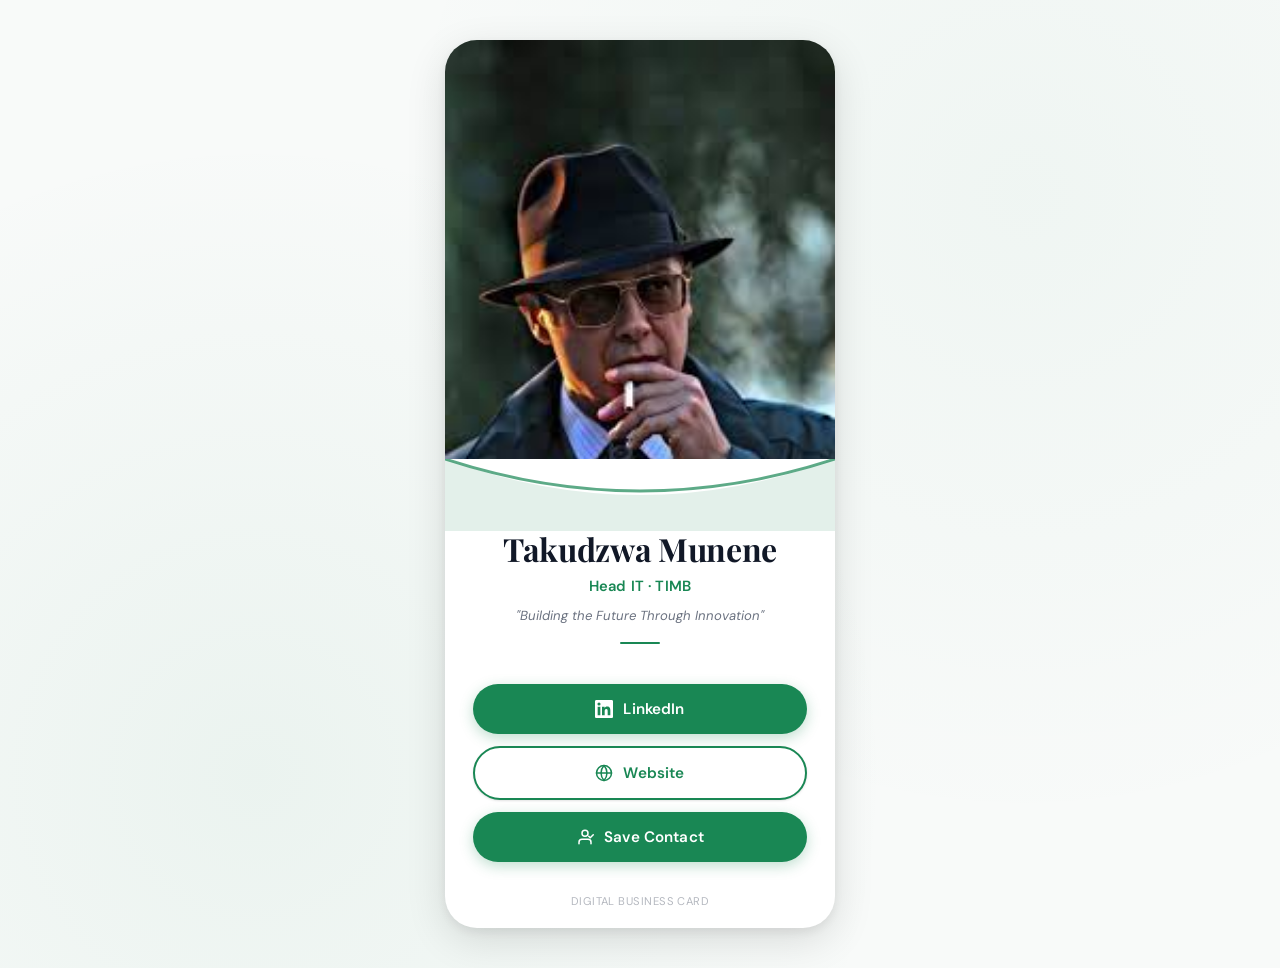
<file: index.html>
<!DOCTYPE html>
<html lang="en">
<head>
  <meta charset="UTF-8" />
  <meta name="viewport" content="width=device-width, initial-scale=1.0" />
  <meta name="description" content="Digital Business Card" />

  <!-- Prevent search engines from indexing personal card pages -->
  <meta name="robots" content="noindex, nofollow" />

  <!-- iOS / Android home-screen meta -->
  <meta name="theme-color" content="#198754" />
  <meta name="apple-mobile-web-app-capable" content="yes" />
  <meta name="apple-mobile-web-app-status-bar-style" content="default" />

  <title>Digital Business Card</title>

  <!-- Stylesheet -->
  <link rel="stylesheet" href="css/style.css" />
</head>
<body>

  <!-- ============================================================
       CARD WRAPPER — constrains max width to phone-like size
       ============================================================ -->
  <div class="card-wrapper">
    <article class="card" role="main" aria-label="Digital Business Card">

      <!-- ========================================================
           PHOTO SECTION
           JS (card.js) injects the <img> or a placeholder here.
           ======================================================== -->
      <div class="photo-section" id="photo-section" aria-label="Profile photo"></div>

      <!-- ========================================================
           CURVED GREEN ACCENT DIVIDER
           SVG wave that visually separates the photo from the info.
           The fill matches the card background (#ffffff).
           The path creates a smooth upward arc in green.
           ======================================================== -->
      <div class="curve-divider" aria-hidden="true">
        <svg
          viewBox="0 0 390 72"
          xmlns="http://www.w3.org/2000/svg"
          preserveAspectRatio="none"
        >
          <!-- Green wave band behind the arc -->
          <path
            d="M0 0 Q195 72 390 0 L390 72 L0 72 Z"
            fill="#198754"
            opacity="0.12"
          />
          <!-- Crisp green arc stroke -->
          <path
            d="M0 0 Q195 64 390 0"
            fill="none"
            stroke="#198754"
            stroke-width="3"
            opacity="0.7"
          />
        </svg>
      </div>

      <!-- ========================================================
           IDENTITY SECTION
           ======================================================== -->
      <section class="identity-section" aria-label="Contact identity">
        <h1 class="full-name" id="full-name">Loading…</h1>
        <p  class="position-company" id="position-company"></p>
        <p  class="motto" id="motto"></p>
        <div class="divider" aria-hidden="true"></div>
      </section>

      <!-- ========================================================
           ACTION BUTTONS
           ======================================================== -->
      <section class="action-section" aria-label="Contact actions">

        <!-- LinkedIn -->
        <a
          id="btn-linkedin"
          class="btn btn-primary"
          href="#"
          target="_blank"
          rel="noopener noreferrer"
          aria-label="Open LinkedIn profile"
        >
          <!-- LinkedIn icon (official brand shape) -->
          <svg xmlns="http://www.w3.org/2000/svg" viewBox="0 0 24 24" fill="currentColor" aria-hidden="true">
            <path d="M20.45 20.45h-3.56v-5.57c0-1.33-.03-3.04-1.85-3.04-1.85 0-2.13 1.45-2.13 2.94v5.67H9.35V9h3.41v1.56h.05c.48-.9 1.64-1.85 3.37-1.85 3.6 0 4.27 2.37 4.27 5.45v6.29zM5.34 7.43a2.07 2.07 0 1 1 0-4.14 2.07 2.07 0 0 1 0 4.14zM7.12 20.45H3.56V9h3.56v11.45zM22.23 0H1.77C.79 0 0 .77 0 1.72v20.56C0 23.23.79 24 1.77 24h20.46c.98 0 1.77-.77 1.77-1.72V1.72C24 .77 23.21 0 22.23 0z"/>
          </svg>
          LinkedIn
        </a>

        <!-- Website -->
        <a
          id="btn-website"
          class="btn btn-outline"
          href="#"
          target="_blank"
          rel="noopener noreferrer"
          aria-label="Visit company website"
        >
          <!-- Globe icon -->
          <svg xmlns="http://www.w3.org/2000/svg" viewBox="0 0 24 24" fill="none" stroke="currentColor" stroke-width="2" stroke-linecap="round" stroke-linejoin="round" aria-hidden="true">
            <circle cx="12" cy="12" r="10"/>
            <path d="M2 12h20M12 2a15.3 15.3 0 0 1 4 10 15.3 15.3 0 0 1-4 10 15.3 15.3 0 0 1-4-10 15.3 15.3 0 0 1 4-10z"/>
          </svg>
          Website
        </a>

        <!-- Save Contact -->
        <button
          id="btn-save"
          class="btn btn-primary"
          onclick="saveContact()"
          aria-label="Save contact to phone"
          type="button"
        >
          <!-- Person/Contact icon -->
          <svg xmlns="http://www.w3.org/2000/svg" viewBox="0 0 24 24" fill="none" stroke="currentColor" stroke-width="2" stroke-linecap="round" stroke-linejoin="round" aria-hidden="true">
            <path d="M20 21v-2a4 4 0 0 0-4-4H8a4 4 0 0 0-4 4v2"/>
            <circle cx="12" cy="7" r="4"/>
            <path d="M17 11l2 2 4-4" stroke-width="2"/>
          </svg>
          Save Contact
        </button>

      </section>

      <!-- ========================================================
           SUBTLE CARD FOOTER
           ======================================================== -->
      <footer class="card-footer" aria-label="Card footer">
        <p>Digital Business Card</p>
      </footer>

    </article>
  </div><!-- /.card-wrapper -->

  <!-- ============================================================
       SCRIPTS
       ============================================================ -->
  <script src="js/card.js"></script>

</body>
</html>
</file>
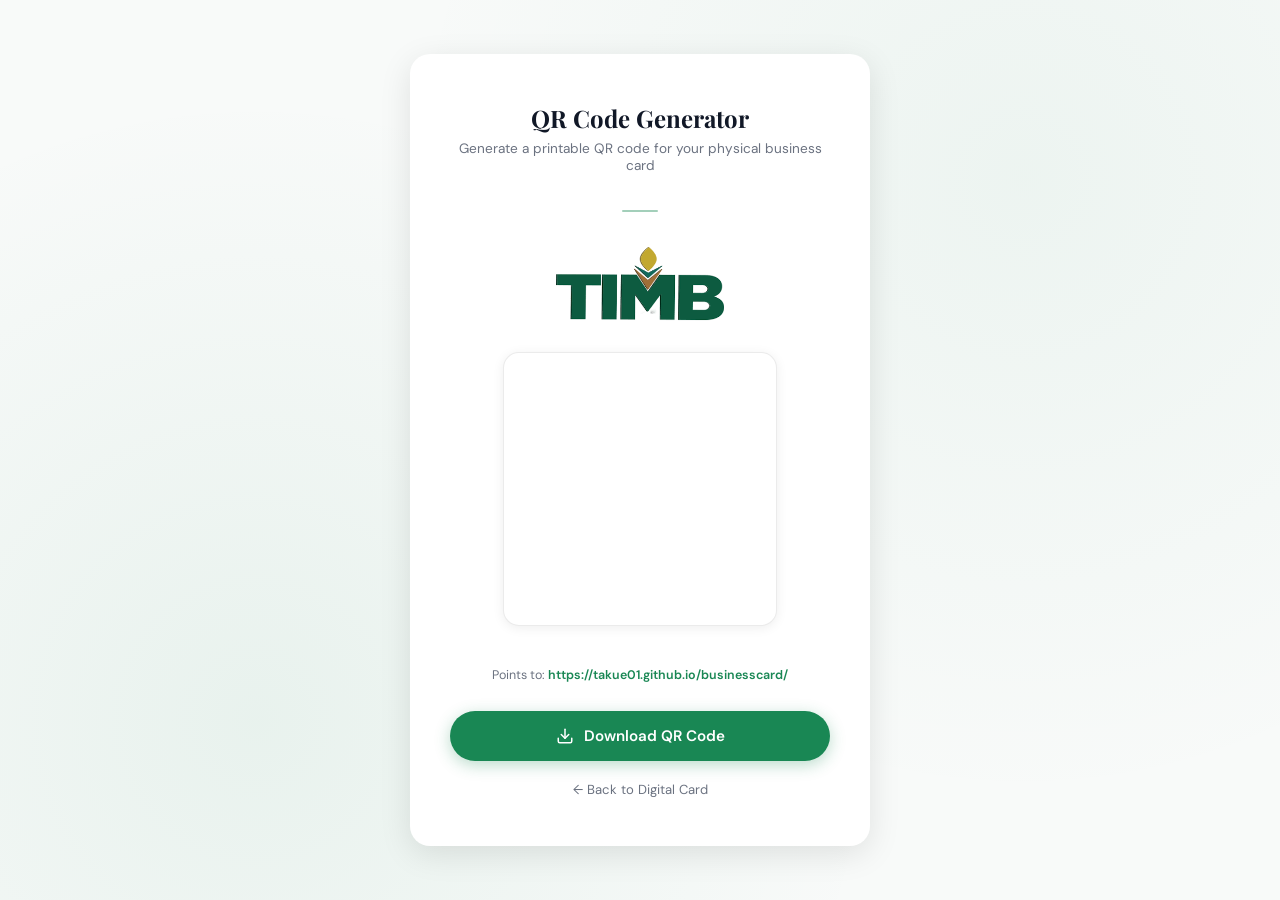
<file: qr-generator.html>
<!DOCTYPE html>
<html lang="en">
<head>
  <meta charset="UTF-8" />
  <meta name="viewport" content="width=device-width, initial-scale=1.0" />
  <title>QR Code Generator — Business Card</title>
  <meta name="robots" content="noindex, nofollow" />

  <!-- Google Fonts -->
  <link rel="preconnect" href="https://fonts.googleapis.com" />
  <link rel="preconnect" href="https://fonts.gstatic.com" crossorigin />
  <link href="https://fonts.googleapis.com/css2?family=Playfair+Display:wght@600&family=DM+Sans:wght@400;500;600&display=swap" rel="stylesheet" />

  <style>
    /* ============================================================
       QR GENERATOR PAGE STYLES
       Clean, utilitarian — its only job is to produce the PNG
       ============================================================ */

    :root {
      --green:      #198754;
      --green-dark: #136740;
      --green-light:#e9f5ee;
      --white:      #ffffff;
      --off-white:  #f8faf9;
      --text:       #111827;
      --muted:      #6b7280;
      --shadow:     0 8px 32px rgba(0,0,0,.10);
      --font-display:'Playfair Display', Georgia, serif;
      --font-body:  'DM Sans', system-ui, sans-serif;
      --radius:     20px;
      --transition: all .25s cubic-bezier(.4,0,.2,1);
    }

    *, *::before, *::after { box-sizing: border-box; margin: 0; padding: 0; }

    body {
      font-family: var(--font-body);
      background: var(--off-white);
      min-height: 100vh;
      display: flex;
      align-items: center;
      justify-content: center;
      padding: 32px 16px;
      background-image:
        radial-gradient(circle at 20% 80%, rgba(25,135,84,.07) 0%, transparent 50%),
        radial-gradient(circle at 80% 20%, rgba(25,135,84,.05) 0%, transparent 50%);
    }

    /* ── Page card ── */
    .page-card {
      background: var(--white);
      border-radius: var(--radius);
      box-shadow: var(--shadow);
      padding: 48px 40px;
      width: 100%;
      max-width: 460px;
      text-align: center;
      animation: cardIn .5s cubic-bezier(.22,.68,0,1.2) both;
    }

    @keyframes cardIn {
      from { opacity: 0; transform: translateY(24px); }
      to   { opacity: 1; transform: translateY(0);    }
    }

    /* ── Page heading ── */
    .page-title {
      font-family: var(--font-display);
      font-size: 1.5rem;
      color: var(--text);
      margin-bottom: 6px;
    }

    .page-subtitle {
      font-size: .85rem;
      color: var(--muted);
      margin-bottom: 36px;
    }

    /* ── Divider ── */
    .divider {
      width: 36px; height: 2px;
      background: var(--green); border-radius: 2px;
      margin: 0 auto 32px; opacity: .4;
    }

    /* ── Logo area ── */
    .logo-area {
      margin-bottom: 28px;
      display: flex;
      align-items: center;
      justify-content: center;
      min-height: 80px;
    }

    #company-logo {
      max-height: 80px;
      max-width: 260px;
      object-fit: contain;
    }

    /* Placeholder shown when logo image fails */
    #logo-placeholder {
      display: none;
      flex-direction: column;
      align-items: center;
      gap: 8px;
      padding: 16px 24px;
      background: var(--green-light);
      border-radius: 12px;
      border: 2px dashed rgba(25,135,84,.3);
    }

    #logo-placeholder p {
      font-size: .78rem;
      color: var(--green-dark);
      opacity: .7;
    }

    /* ── QR Code container ── */
    .qr-wrapper {
      display: inline-block;
      padding: 16px;
      background: var(--white);
      border: 1px solid rgba(0,0,0,.08);
      border-radius: 16px;
      box-shadow: 0 2px 12px rgba(0,0,0,.07);
      margin-bottom: 36px;
    }

    #qr-container canvas,
    #qr-container img {
      display: block;
      border-radius: 6px;
    }

    /* Loading state */
    .qr-loading {
      width: 240px; height: 240px;
      display: flex;
      align-items: center;
      justify-content: center;
      color: var(--muted);
      font-size: .85rem;
    }

    /* ── URL display ── */
    .qr-url {
      font-size: .78rem;
      color: var(--muted);
      margin-bottom: 28px;
      word-break: break-all;
    }

    .qr-url strong {
      color: var(--green);
      font-weight: 600;
    }

    /* ── Download button ── */
    .btn-download {
      display: inline-flex;
      align-items: center;
      justify-content: center;
      gap: 10px;
      padding: 15px 36px;
      background: var(--green);
      color: var(--white);
      border: none;
      border-radius: 50px;
      font-family: var(--font-body);
      font-size: .95rem;
      font-weight: 600;
      cursor: pointer;
      text-decoration: none;
      box-shadow: 0 4px 16px rgba(25,135,84,.3);
      transition: var(--transition);
      width: 100%;
      -webkit-tap-highlight-color: transparent;
    }

    .btn-download:hover {
      background: var(--green-dark);
      box-shadow: 0 6px 22px rgba(25,135,84,.4);
      transform: translateY(-2px);
    }

    .btn-download:active {
      transform: translateY(0);
    }

    .btn-download svg {
      width: 18px; height: 18px; flex-shrink: 0;
    }

    /* ── Back link ── */
    .back-link {
      display: block;
      margin-top: 20px;
      font-size: .82rem;
      color: var(--muted);
      text-decoration: none;
      transition: color .2s;
    }

    .back-link:hover { color: var(--green); }

    /* ── Responsive ── */
    @media (max-width: 400px) {
      .page-card { padding: 36px 24px; }
    }
  </style>
</head>
<body>

  <div class="page-card">

    <h1 class="page-title">QR Code Generator</h1>
    <p  class="page-subtitle">Generate a printable QR code for your physical business card</p>
    <div class="divider"></div>

    <!-- Company Logo (only on this page — NOT on index.html) -->
    <div class="logo-area">
      <img id="company-logo" src="" alt="Company Logo" />
      <div id="logo-placeholder">
        <svg xmlns="http://www.w3.org/2000/svg" width="32" height="32" viewBox="0 0 24 24" fill="none" stroke="#198754" stroke-width="1.5" stroke-linecap="round" stroke-linejoin="round">
          <rect x="2" y="3" width="20" height="14" rx="2"/>
          <path d="M8 21h8M12 17v4"/>
        </svg>
        <p>Add company logo to<br><code>assets/company-logo.png</code></p>
      </div>
    </div>

    <!-- QR Code output -->
    <div class="qr-wrapper">
      <div id="qr-container">
        <div class="qr-loading">Generating QR…</div>
      </div>
    </div>

    <!-- URL being encoded -->
    <p class="qr-url" id="qr-url-display">
      Points to: <strong id="qr-url-text">—</strong>
    </p>

    <!-- Download button -->
    <button class="btn-download" onclick="downloadQR()" type="button" aria-label="Download QR code as PNG">
      <!-- Download icon -->
      <svg xmlns="http://www.w3.org/2000/svg" viewBox="0 0 24 24" fill="none"
           stroke="currentColor" stroke-width="2" stroke-linecap="round" stroke-linejoin="round" aria-hidden="true">
        <path d="M21 15v4a2 2 0 0 1-2 2H5a2 2 0 0 1-2-2v-4"/>
        <polyline points="7 10 12 15 17 10"/>
        <line x1="12" y1="15" x2="12" y2="3"/>
      </svg>
      Download QR Code
    </button>

    <a href="index.html" class="back-link">← Back to Digital Card</a>

  </div>

  <!-- QR library — loaded from local libs folder (no CDN dependency) -->
  <script src="libs/qrcode.min.js"></script>

  <!-- QR generator logic -->
  <script src="js/qr-generator.js"></script>

  <!-- Display the URL being encoded -->
  <script>
    document.addEventListener("DOMContentLoaded", () => {
      const urlEl = document.getElementById("qr-url-text");
      if (urlEl && qrConfig && qrConfig.qrTargetUrl) {
        urlEl.textContent = qrConfig.qrTargetUrl;
      }
    });
  </script>

</body>
</html>
</file>
<file: css/style.css>
/* ============================================================
   DIGITAL BUSINESS CARD — style.css
   Premium, mobile-first, clean corporate design
   ============================================================ */

/* --- Google Fonts --- */
@import url('https://fonts.googleapis.com/css2?family=Playfair+Display:wght@600;700&family=DM+Sans:wght@300;400;500;600&display=swap');

/* --- CSS Variables --- */
:root {
  --green:        #198754;
  --green-light:  #e9f5ee;
  --green-mid:    #d1eadb;
  --green-dark:   #136740;
  --white:        #ffffff;
  --off-white:    #f8faf9;
  --text-primary: #111827;
  --text-sub:     #374151;
  --text-muted:   #6b7280;
  --shadow-sm:    0 1px 3px rgba(0,0,0,.08), 0 1px 2px rgba(0,0,0,.05);
  --shadow-md:    0 4px 16px rgba(0,0,0,.09), 0 2px 6px rgba(0,0,0,.06);
  --shadow-lg:    0 12px 40px rgba(0,0,0,.12), 0 4px 12px rgba(0,0,0,.07);
  --radius-pill:  50px;
  --font-display: 'Playfair Display', Georgia, serif;
  --font-body:    'DM Sans', system-ui, sans-serif;
  --transition:   all .25s cubic-bezier(.4,0,.2,1);
}

/* --- Reset & Base --- */
*, *::before, *::after { box-sizing: border-box; margin: 0; padding: 0; }

html {
  font-size: 16px;
  -webkit-text-size-adjust: 100%;
}

body {
  font-family: var(--font-body);
  background: var(--off-white);
  min-height: 100vh;
  display: flex;
  align-items: center;
  justify-content: center;
  padding: 24px 16px;
  /* Subtle background texture */
  background-image:
    radial-gradient(circle at 20% 80%, rgba(25,135,84,.06) 0%, transparent 50%),
    radial-gradient(circle at 80% 20%, rgba(25,135,84,.04) 0%, transparent 50%);
}

/* ============================================================
   CARD WRAPPER
   ============================================================ */
.card-wrapper {
  width: 100%;
  max-width: 390px;  /* iPhone 14 width — perfect phone feel */
  margin: 0 auto;
}

/* ============================================================
   CARD CONTAINER
   ============================================================ */
.card {
  background: var(--white);
  border-radius: 28px;
  overflow: hidden;
  box-shadow: var(--shadow-lg);
  position: relative;
  /* Entrance animation */
  animation: cardIn .6s cubic-bezier(.22,.68,0,1.2) both;
}

@keyframes cardIn {
  from { opacity: 0; transform: translateY(32px) scale(.97); }
  to   { opacity: 1; transform: translateY(0)   scale(1);    }
}

/* ============================================================
   PHOTO SECTION
   ============================================================ */
.photo-section {
  position: relative;
  width: 100%;
  /* aspect-ratio creates a portrait crop */
  padding-top: 108%; /* taller than square for portrait feel */
  background: var(--green-light);
  overflow: hidden;
}

.profile-photo {
  position: absolute;
  inset: 0;
  width: 100%;
  height: 100%;
  object-fit: cover;
  object-position: center top;
  display: block;
  transition: transform .5s ease;
}

.photo-section:hover .profile-photo {
  transform: scale(1.02);
}

/* --- Placeholder shown when no image is set --- */
.photo-placeholder {
  position: absolute;
  inset: 0;
  display: flex;
  flex-direction: column;
  align-items: center;
  justify-content: center;
  background: linear-gradient(160deg, var(--green-light) 0%, var(--green-mid) 100%);
  gap: 12px;
}

.photo-placeholder svg {
  width: 80px;
  height: 80px;
  opacity: .4;
  color: var(--green-dark);
}

.photo-placeholder span {
  font-family: var(--font-body);
  font-size: .8rem;
  color: var(--green-dark);
  opacity: .6;
  letter-spacing: .04em;
}

/* ============================================================
   CURVED GREEN ACCENT DIVIDER
   Uses an SVG wave rendered as an absolute element overlapping
   the bottom of the photo section.
   ============================================================ */
.curve-divider {
  position: relative;
  margin-top: -2px; /* prevent 1px gap */
  line-height: 0;
  background: var(--white);
}

.curve-divider svg {
  display: block;
  width: 100%;
  height: auto;
}

/* ============================================================
   IDENTITY SECTION
   ============================================================ */
.identity-section {
  padding: 0 28px 20px;
  text-align: center;
  background: var(--white);
}

.full-name {
  font-family: var(--font-display);
  font-size: clamp(1.6rem, 6vw, 2rem);
  font-weight: 700;
  color: var(--text-primary);
  line-height: 1.15;
  letter-spacing: -.01em;
  margin-bottom: 8px;
  /* Staggered entrance */
  animation: fadeUp .5s .15s cubic-bezier(.4,0,.2,1) both;
}

.position-company {
  font-family: var(--font-body);
  font-size: .92rem;
  font-weight: 600;
  color: var(--green);
  letter-spacing: .01em;
  margin-bottom: 10px;
  animation: fadeUp .5s .25s cubic-bezier(.4,0,.2,1) both;
}

.motto {
  font-family: var(--font-body);
  font-size: .82rem;
  font-weight: 400;
  color: var(--text-muted);
  font-style: italic;
  line-height: 1.5;
  max-width: 280px;
  margin: 0 auto;
  animation: fadeUp .5s .35s cubic-bezier(.4,0,.2,1) both;
}

/* --- Divider line --- */
.divider {
  width: 40px;
  height: 2px;
  background: var(--green);
  border-radius: 2px;
  margin: 16px auto 20px;
  opacity: .4;
  animation: fadeUp .5s .4s cubic-bezier(.4,0,.2,1) both;
}

/* ============================================================
   ACTION BUTTONS
   ============================================================ */
.action-section {
  padding: 0 28px 32px;
  display: flex;
  flex-direction: column;
  gap: 12px;
  animation: fadeUp .5s .45s cubic-bezier(.4,0,.2,1) both;
}

.btn {
  display: flex;
  align-items: center;
  justify-content: center;
  gap: 10px;
  width: 100%;
  padding: 15px 24px;
  border: none;
  border-radius: var(--radius-pill);
  font-family: var(--font-body);
  font-size: .95rem;
  font-weight: 600;
  letter-spacing: .01em;
  cursor: pointer;
  text-decoration: none;
  transition: var(--transition);
  position: relative;
  overflow: hidden;
  /* Ripple prep */
  -webkit-tap-highlight-color: transparent;
  user-select: none;
}

/* Primary filled button */
.btn-primary {
  background: var(--green);
  color: var(--white);
  box-shadow: 0 4px 14px rgba(25,135,84,.28);
}

.btn-primary:hover {
  background: var(--green-dark);
  box-shadow: 0 6px 20px rgba(25,135,84,.38);
  transform: translateY(-2px);
}

.btn-primary:active {
  transform: translateY(0);
  box-shadow: 0 2px 8px rgba(25,135,84,.2);
}

/* Outlined / ghost button */
.btn-outline {
  background: var(--white);
  color: var(--green);
  border: 2px solid var(--green);
  box-shadow: var(--shadow-sm);
}

.btn-outline:hover {
  background: var(--green-light);
  box-shadow: var(--shadow-md);
  transform: translateY(-2px);
}

.btn-outline:active {
  transform: translateY(0);
  background: var(--green-mid);
}

/* Icon inside button */
.btn svg {
  width: 18px;
  height: 18px;
  flex-shrink: 0;
}

/* ============================================================
   RIPPLE EFFECT (JS adds .ripple span)
   ============================================================ */
.ripple {
  position: absolute;
  border-radius: 50%;
  transform: scale(0);
  animation: rippleAnim .55s linear;
  background: rgba(255,255,255,.35);
  pointer-events: none;
}

@keyframes rippleAnim {
  to { transform: scale(4); opacity: 0; }
}

/* ============================================================
   SHARED ENTRANCE ANIMATION
   ============================================================ */
@keyframes fadeUp {
  from { opacity: 0; transform: translateY(16px); }
  to   { opacity: 1; transform: translateY(0);     }
}

/* ============================================================
   FOOTER (subtle brand line at bottom of card)
   ============================================================ */
.card-footer {
  padding: 0 28px 20px;
  text-align: center;
}

.card-footer p {
  font-size: .7rem;
  color: var(--text-muted);
  opacity: .5;
  letter-spacing: .04em;
  text-transform: uppercase;
}

/* ============================================================
   RESPONSIVE BREAKPOINTS
   ============================================================ */

/* On desktop, center the card nicely */
@media (min-width: 480px) {
  body { padding: 40px 24px; }

  .card { border-radius: 32px; }
}

/* On very small screens, tighten padding */
@media (max-width: 360px) {
  .identity-section { padding: 0 20px 16px; }
  .action-section   { padding: 0 20px 28px; }
  .full-name        { font-size: 1.5rem; }
}
</file>
